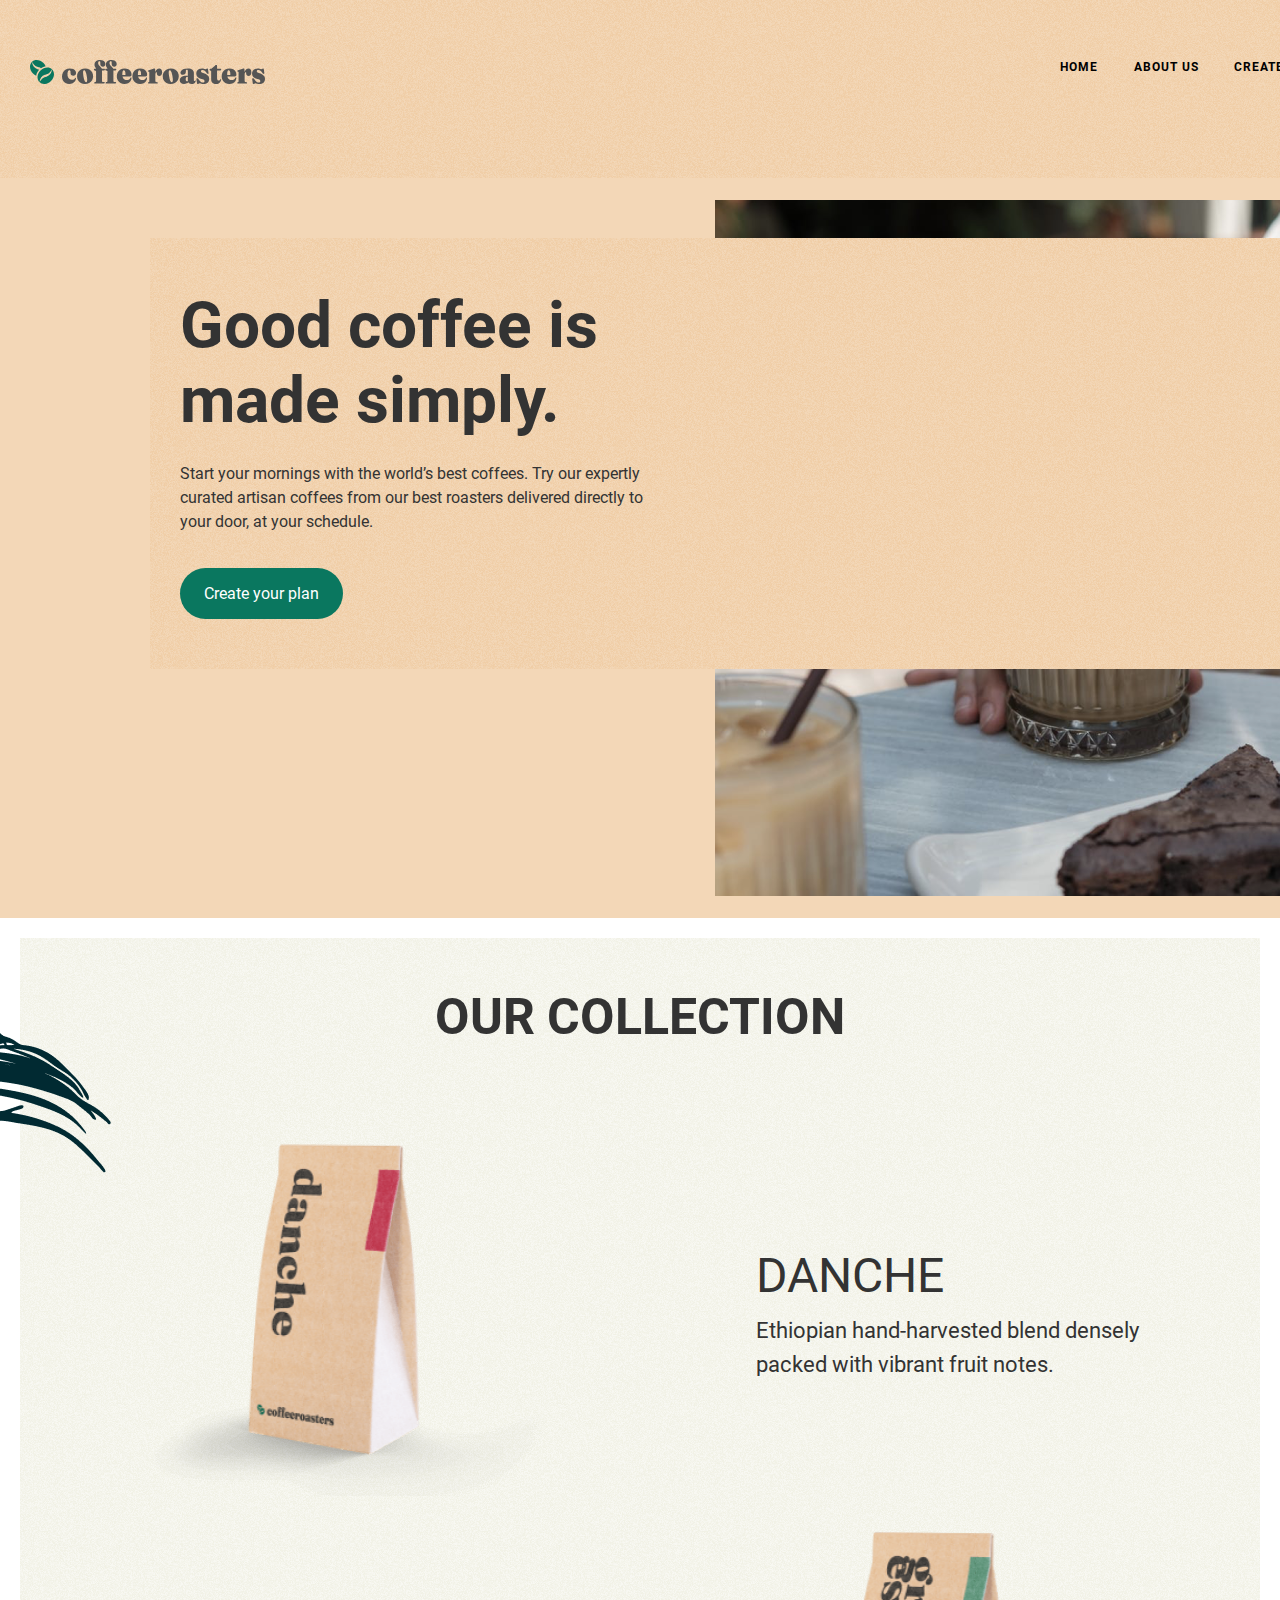
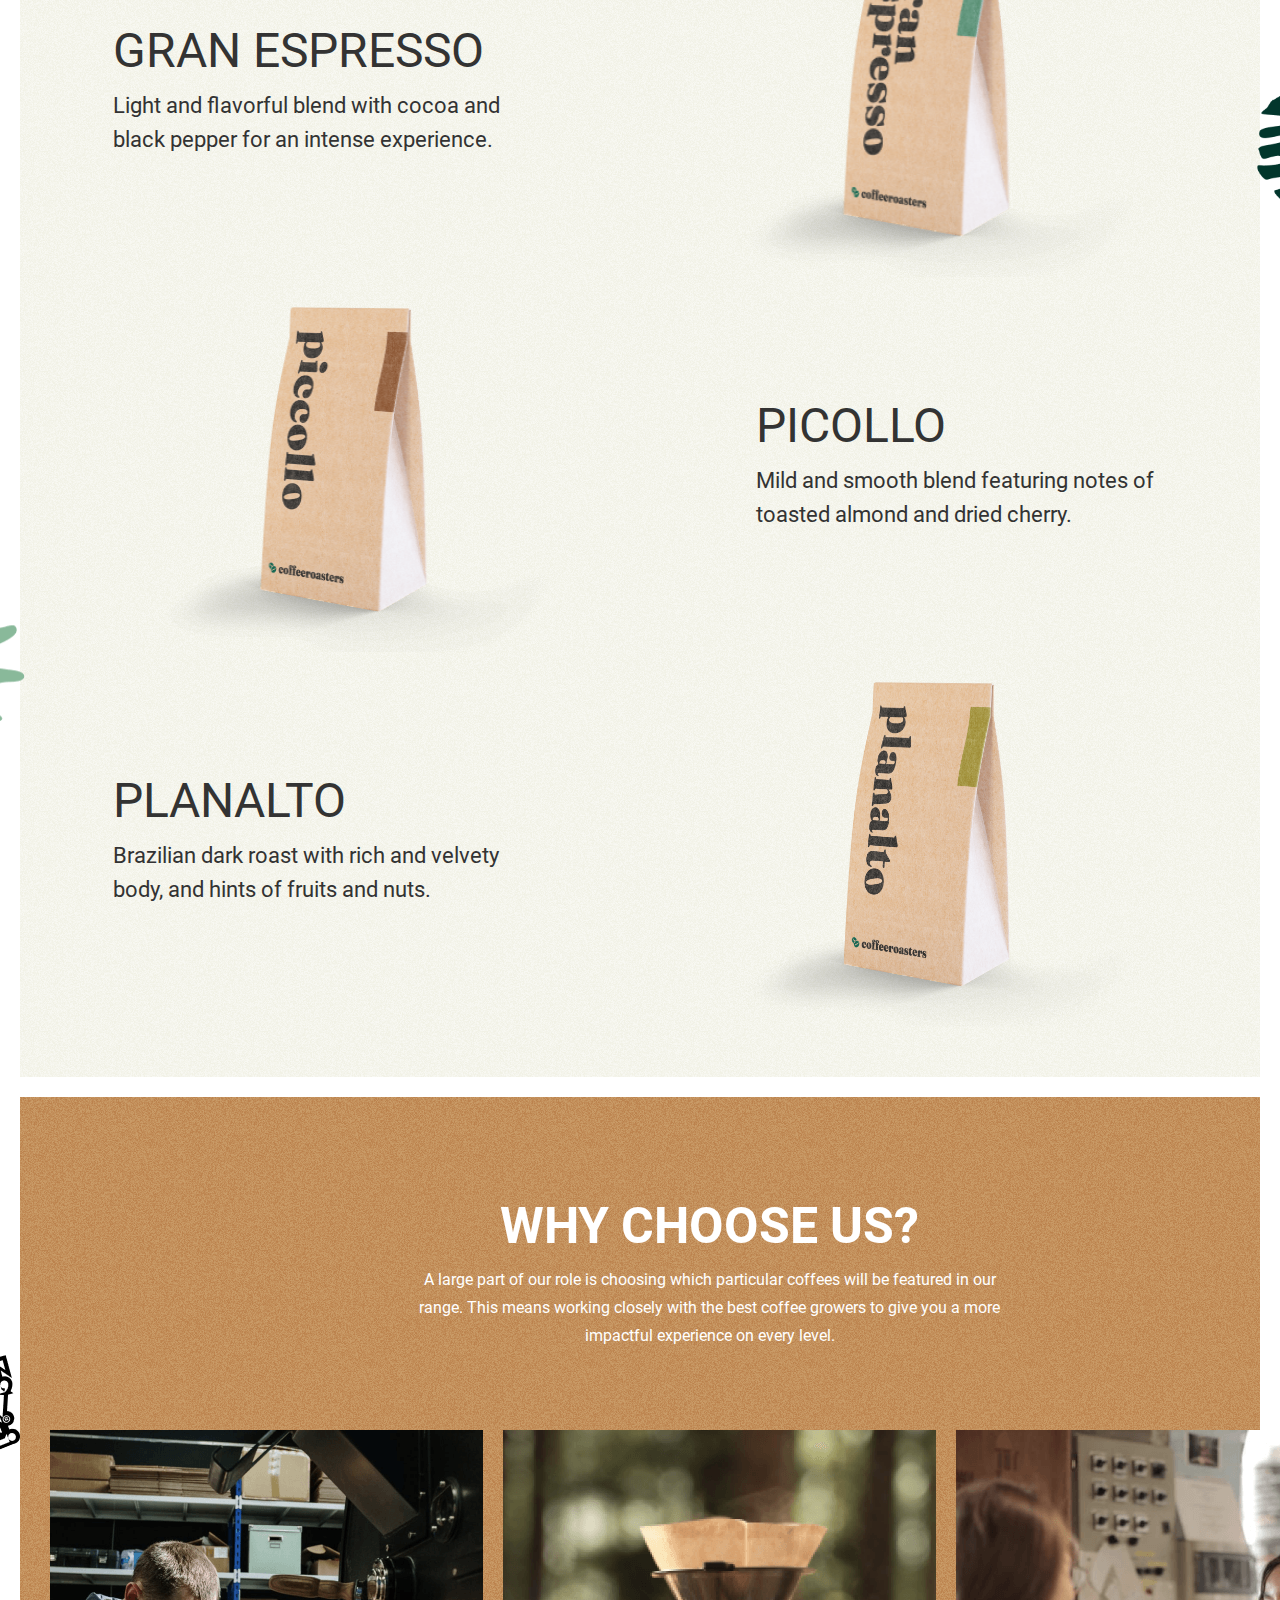
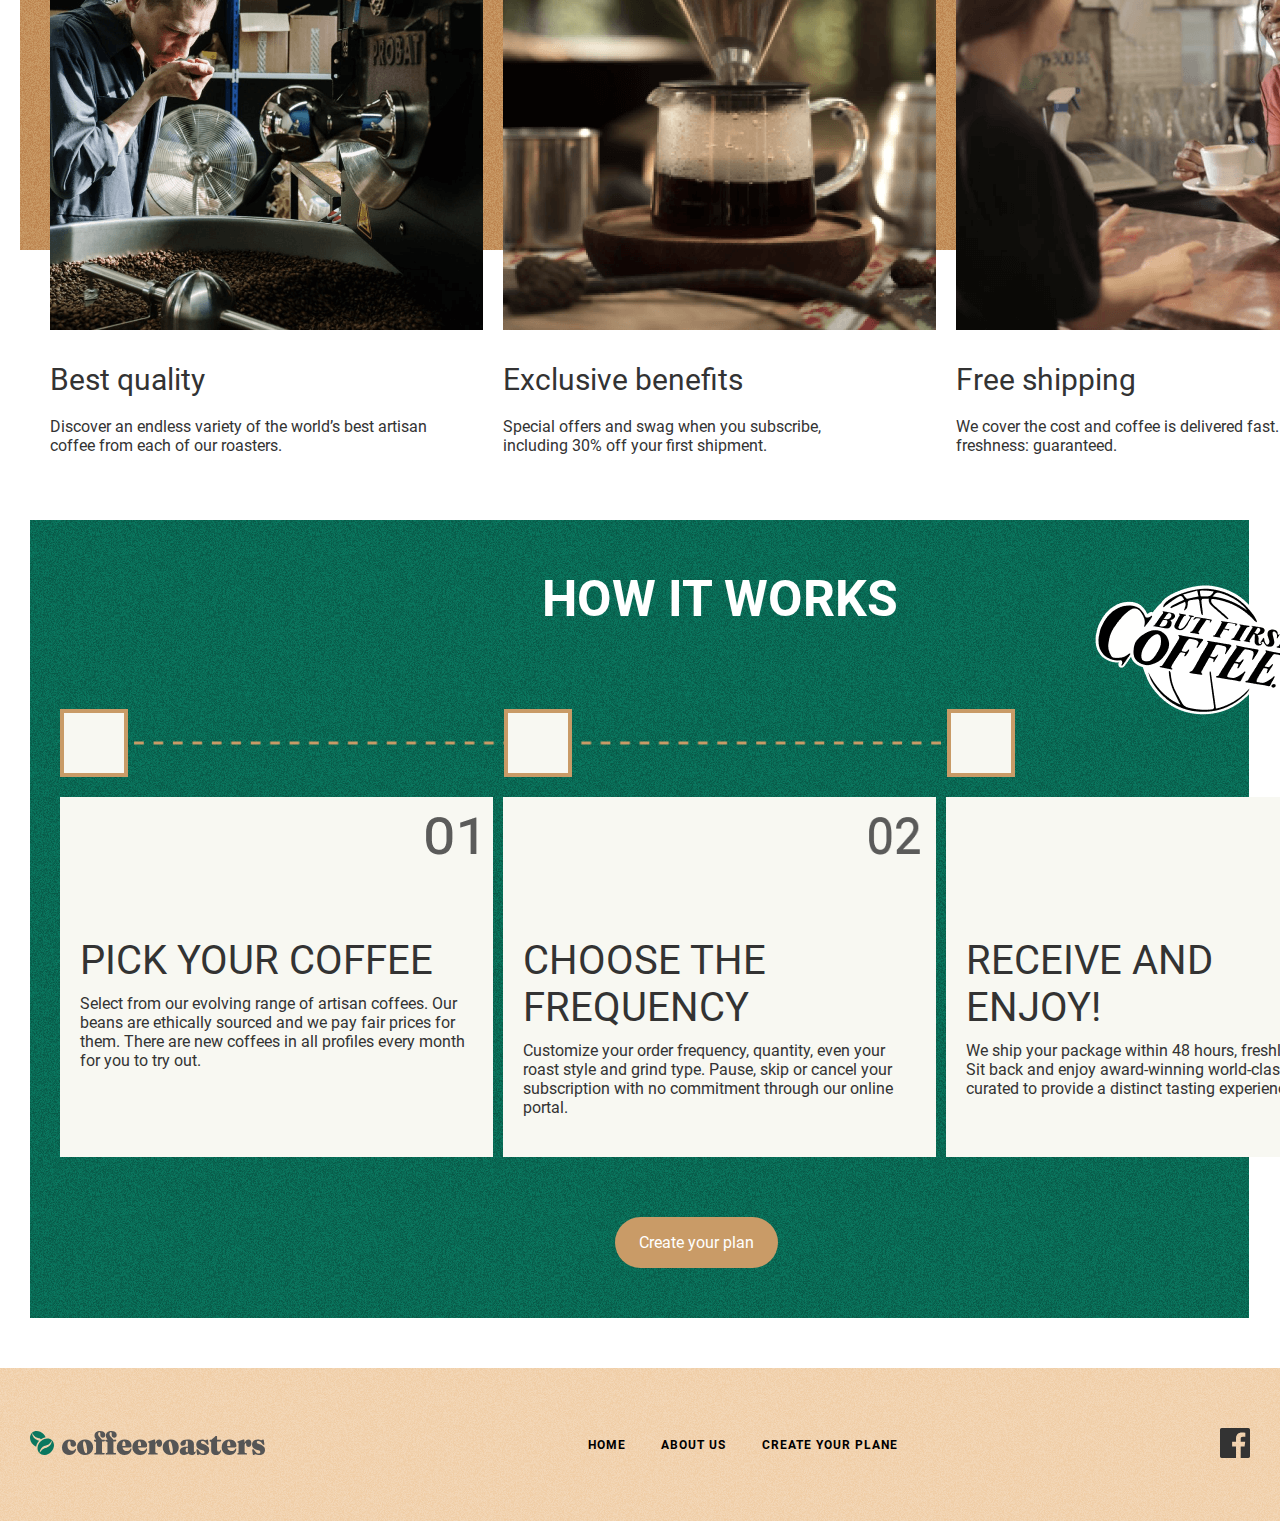
<file: index.html>
<!DOCTYPE html>
<html lang="en">

<head>
    <meta charset="UTF-8">
    <meta name="viewport" content="width=device-width, initial-scale=1.0">
    <title>Document</title>
    <link rel="stylesheet" href="./main.css">
</head>

<body>
    <!-- section HEADER started -->
    <header class="site-header">
        <div class="container">
            <div class="site-header__inner">
                <div class="site-header__inner_main">
                    <a href="index.html">
                        <img width="235" height="24" src="./images/images/coffee logo.svg" alt="site logo">
                    </a>

                    <ul class="site-header__list">
                        <li class="site-header__item">
                            <a href="#" class="site-header__item-link">HOME</a>
                        </li>
                        <li class="site-header__item">
                            <a href="#" class="site-header__item-link">ABOUT US</a>
                        </li>
                        <li class="site-header__item"><a href="#" class="site-header__item-link">CREATE YOUR PLANE</a>
                        </li>
                    </ul>
                </div>
            </div>
    </header>
    <!-- section HEADER ended -->

    <main>
        <!-- section HERO strarted -->
        <section class="hero">
            <div class="hero__blur">
                <div class="container">
                    <div class="hero__inner">
                        <div class="hero__main">
                            <h1 class="hero__main-title">Good coffee
                                is made simply.</h1>
                            <p class="hero__main-text">
                                Start your mornings with the world’s best coffees. Try our expertly curated artisan
                                coffees
                                from
                                our best roasters delivered directly to your door, at your schedule.
                            </p>
                            <a href="#" class="hero__main-btn">Create your plan</a>
                        </div>
                    </div>
                </div>
            </div>
        </section>
        <!-- section HERO ended -->

        <!-- section COLLECTION started -->
        <section class="collection">
            <div class="blur">
                <div class="container focused__container">
                    <div class="collection__inner">
                        <h2 class="collection__inner-title">OUR COLLECTION</h2>
                        <ul class="collection__list">
                            <li class="collection__item">
                                <img width="470" height="375" src="./images/images/coffee-1.png" alt="danche coffee"
                                    class="collection__item-img">
                                <div class="collection__item-main">
                                    <h2 class="collection__item-title">DANCHE</h2>
                                    <p class="collection__item-text">
                                        Ethiopian hand-harvested blend densely packed with vibrant fruit notes.
                                    </p>
                                </div>
                            </li>
                            <li class="collection__item">

                                <div class="collection__item-main">
                                    <h2 class="collection__item-title">GRAN ESPRESSO</h2>
                                    <p class="collection__item-text">
                                        Light and flavorful blend with cocoa and black pepper for an intense experience.
                                    </p>
                                </div>
                                <img width="470" height="375" src="./images/images/coffee-2.png"
                                    alt="gran espresso coffee" class="collection__item-img">
                            </li>
                            <li class="collection__item">
                                <img width="470" height="375" src="./images/images/coffee-3.png" alt="picollo coffee"
                                    class="collection__item-img">
                                <div class="collection__item-main">
                                    <h2 class="collection__item-title">PICOLLO</h2>
                                    <p class="collection__item-text">
                                        Mild and smooth blend featuring notes of toasted almond and dried cherry.
                                    </p>
                                </div>
                            </li>
                            <li class="collection__item">

                                <div class="collection__item-main">
                                    <h2 class="collection__item-title">PLANALTO</h2>
                                    <p class="collection__item-text">
                                        Brazilian dark roast with rich and velvety body, and hints of fruits and nuts.
                                    </p>
                                </div>
                                <img width="470" height="375" src="./images/images/coffee-4.png" alt="planalto coffee"
                                    class="collection__item-img">
                            </li>
                        </ul>
                    </div>
                </div>
            </div>
        </section>
        <!-- section COLLECTION ended -->

        <!-- section SERVICES started -->
        <section class="services">
            <div class="services__blur">
                <div class="container">
                    <div class="services__inner">
                        <div class="services__inner-main">
                            <h2 class="services__inner-main__title">WHY CHOOSE US?</h2>
                            <p class="services__inner-main__text">
                                A large part of our role is choosing which particular coffees will be featured
                                in our range. This means working closely with the best coffee growers to give
                                you a more impactful experience on every level.
                            </p>
                        </div>
                        <ul class="services__list">
                            <li class="services__item">
                                <img width="433" height="500" src="./images/images/coffee-5.png"
                                    alt="man who smell a coffee" class="services__item-img">
                                <div class="services__item-main">
                                    <h3 class="services__item-title">Best quality</h3>
                                    <p class="services__item-text">
                                        Discover an endless variety of the world’s best artisan coffee from each of our
                                        roasters.
                                    </p>
                                </div>
                            </li>
                            <li class="services__item">
                                <img width="433" height="500" src="./images/images/coffee-6.png" alt="coffee in the teapot, and something is going on over it
                                    " class="services__item-img">
                                <div class="services__item-main">
                                    <h3 class="services__item-title">Exclusive benefits</h3>
                                    <p class="services__item-text">
                                        Special offers and swag when you subscribe, including 30% off your first
                                        shipment.
                                    </p>
                                </div>
                            </li>
                            <li class="services__item">
                                <img width="433" height="500" src="./images/images/coffee-7.png"
                                    alt="waiter take a.     65 cup of coffee to buyer" class="services__item-img">
                                <div class="services__item-main">
                                    <h3 class="services__item-title">Free shipping</h3>
                                    <p class="services__item-text">
                                        We cover the cost and coffee is delivered fast. Peak freshness: guaranteed.
                                    </p>
                                </div>
                            </li>
                        </ul>
                    </div>
                </div>
            </div>
        </section>
        <!-- section SERVICES ended -->

        <!-- section ABOUT started -->
        <section class="about">
            <div class="about__blur">
                <div class="container">
                    <div class="about__inner">
                        <h2 class="about__title">HOW IT WORKS</h2>
                        <div class="about__line-box">
                            <span class="about__rectangle"></span>
                            <span class="about__rectangle"></span>
                            <span class="about__rectangle"></span>
                        </div>
                        <ol class="about__list">
                            <li class="about__item active__item">
                                <div class="about__item-main">
                                    <h3 class="about__item-title">PICK YOUR COFFEE</h3>
                                    <p class="about__item-text">
                                        Select from our evolving range of artisan coffees. Our beans are ethically
                                        sourced and we pay fair prices for them.
                                        There are new coffees in all profiles
                                        every month for you to try out.
                                    </p>
                                </div>
                            </li>
                            <li class="about__item focused__item">
                                <div class="about__item-main">
                                    <h3 class="about__item-title">CHOOSE THE FREQUENCY</h3>
                                    <p class="about__item-text">
                                        Customize your order frequency, quantity, even your roast style and grind type.
                                        Pause, skip or cancel your subscription
                                        with no commitment through our online
                                        portal.
                                    </p>
                                </div>
                            </li>
                            <li class="about__item selected__item">
                                <div class="about__item-main">
                                    <h3 class="about__item-title">RECEIVE AND ENJOY!</h3>
                                    <p class="about__item-text">
                                        We ship your package within 48 hours, freshly roasted. Sit back and enjoy
                                        award-winning world-class coffees curated
                                        to provide a distinct tasting
                                        experience.
                                    </p>
                                </div>
                            </li>
                        </ol>
                        <a href="#" class="hero__main-btn active__btn">Create your plan</a>
                    </div>
                </div>
            </div>
        </section>
        <!-- section ABOUT ended -->
    </main>

    <!-- section FOOTER started -->
    <footer class="footer">
        <div class="container">
            <div class="footer__inner">
                <div class="footer__inner_main">
                    <a href="index.html">
                        <img width="235" height="24" src="./images/images/coffee logo.svg" alt="site logo">
                    </a>

                    <ul class="footer__list">
                        <li class="footer__item">
                            <a href="#" class="footer__item-link">HOME</a>
                        </li>
                        <li class="footer__item">
                            <a href="#" class="footer__item-link">ABOUT US</a>
                        </li>
                        <li class="footer__item">
                            <a href="#" class="footer__item-link">CREATE YOUR PLANE</a>
                        </li>
                    </ul>

                    <ul class="footer__contact-list">
                        <li class="footer__contact-item">
                            <a href="https://facebook.com" class="footer__contact-item">
                                <img width="30" height="30" src="./images/images/facebook.svg" alt="facebook icon">
                            </a>
                        </li>
                        <li class="footer__contact-item">
                            <a href="https://instagram.com" class="footer__contact-item">
                                <img width="30" height="30" src="./images/images/instagram.svg" alt="instagram icon">
                            </a>
                        </li>
                        <li class="footer__contact-item">
                            <a href="https://twitter.com" class="footer__contact-item">
                                <img width="30" height="30" src="./images/images/twitter.svg" alt="twitter icon">
                            </a>
                        </li>     
                    </ul>
                </div>
            </div>
    </footer>
    <!-- section FOOTER ended -->
</body>

</html>
</file>
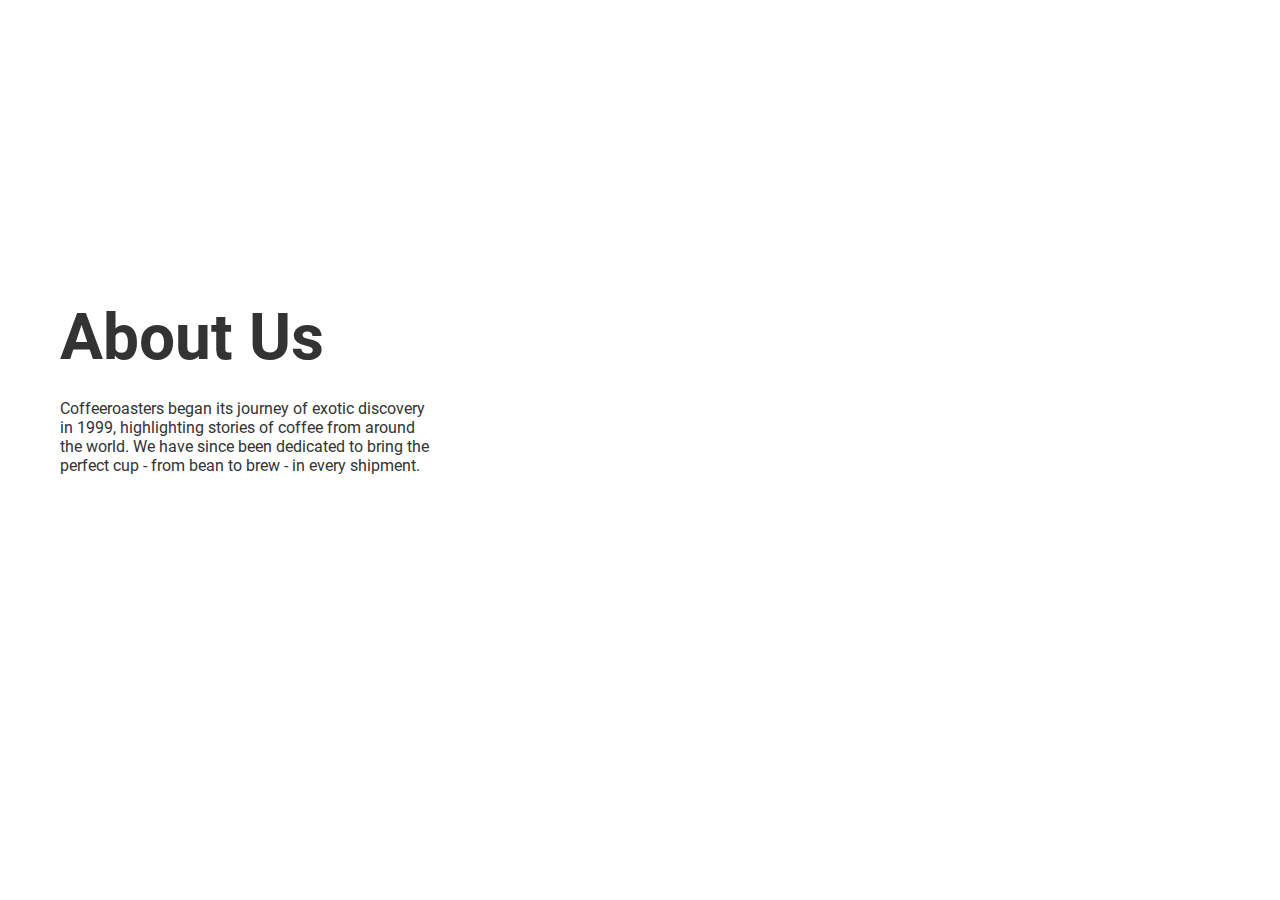
<file: about.html>
<!DOCTYPE html>
<html lang="en">

<head>
    <meta charset="UTF-8">
    <meta name="viewport" content="width=device-width, initial-scale=1.0">
    <title>Document</title>
    <link rel="stylesheet" href="./main.css">
</head>

<body>
    <main class="about">
        <!-- section HERO started -->
        <section class="about__hero">
            <div class="about__hero-blur">
                <div class="container">
                    <div class="about__hero-main">
                        <h2 class="about__hero-main__title">About Us</h2>
                        <p class="about__hero-main__text">
                            Coffeeroasters began its journey of exotic discovery in 1999, highlighting stories of coffee
                            from around the world. We have since been dedicated to bring the perfect cup - from bean to
                            brew - in every shipment.
                        </p>
                    </div>
                </div>
            </div>
        </section>
        <!-- section HERO ended -->

    </main>
</body>

</html>
</file>
<file: main.css>
@font-face {
    font-family: 'Roboto';
    src: url('fonts/Roboto-Regular.woff2') format('woff2'),
        url('fonts/Roboto-Regular.woff') format('woff');
    font-weight: normal;
    font-style: normal;
    font-display: swap;
}

@font-face {
    font-family: 'Roboto';
    src: url('fonts/Roboto-Bold.woff2') format('woff2'),
        url('fonts/Roboto-Bold.woff') format('woff');
    font-weight: bold;
    font-style: normal;
    font-display: swap;
}

* {
    box-sizing: border-box;
    margin: 0;
    padding: 0;
}

body {
    font-family: 'Roboto', 'Arial', sans-serif;
    overflow-x: hidden;
    color: #333;
}

/* HEADER */

.site-header {
    background-color: #F3d7b7;
    background-image: url('images/images/hero\ blur.png');
    background-blend-mode: overlay;
}

.container {
    width: 1380px;
    padding-left: 20px;
    padding-right: 20px;
    margin-left: auto;
    margin-right: auto;
}

.site-header__inner {}

.site-header__inner_main {
    width: 1340px;
    display: flex;
    justify-content: space-between;
    padding: 10px 0 40px 0;
}

.site-header__list {
    display: flex;
    width: 310px;
    justify-content: space-between;
    list-style: none;
}

.site-header__item {
    font-size: 12px;
    font-weight: 700;
    line-height: 14px;
    letter-spacing: 1px;
}

.site-header__item-link {
    text-decoration: none;
    color: #000;
}

/* HERO */

.hero {
    background-color: #F3d7b7;
    padding: 60px 0 249px 150px;
    background-image: url('images/images/coffee.png');
    background-repeat: no-repeat;
    background-size: 710px 696px;
    background-position: calc(50% + 430px) calc(50%);
}

.hero__blur {
    background-image: url('images/images/hero\ blur.png');
    background-color: #F3d7b7;
    background-blend-mode: overlay;
}

.hero__inner {
    display: flex;
}

.hero__main {
    width: 464px;
}

.hero__main-title {
    font-size: 64px;
    font-weight: 700;
    line-height: 75px;
    letter-spacing: 0px;
}

.hero__main-text {
    font-size: 16px;
    font-weight: 400;
    line-height: 24px;
    letter-spacing: 0px;
    margin-top: 24px;
    margin-bottom: 34px;
}

.hero__main-btn {
    display: inline-block;
    border-radius: 100px;
    background: #0A775F;
    padding: 16px 24px;
    color: #fff;
    text-decoration: none;
}

.hero__img {}

/* COLLECTION */

.collection {
    position: relative;
    padding: 20px;
    padding-left: 20px;
}

.collection::before {
    content: "";
    position: absolute;
    top: 10px;
    left: calc(50% - 900px);
    width: 371px;
    height: 371px;
    background-image: url('images/images/col-bgc-1.png');
    background-size: 371px;
    background-repeat: no-repeat;
}

.focused__container::before {
    content: "";
    position: absolute;
    top: 1268px;
    left: calc(50% - 931px);
    width: 316px;
    height: 269px;
    background-repeat: no-repeat;
    background-image: url('images/images/col-bgc-3.png');
    background-size: 316px 269px;
}

.collection::after {
    content: "";
    position: absolute;
    top: 685px;
    right: calc(50% - 905px);
    width: 314px;
    height: 287px;
    background-repeat: no-repeat;
    background-image: url('images/images/col-bgc-2.png');
    background-size: 371px;
}

.blur {
    background-image: url('images/images/collection\ blur.png');
    background-color: #f8f8f2;
    background-blend-mode: overlay;
}

.container {
    padding-top: 50px;
}

.focused__container {
    width: 1114px;
    margin-left: auto;
    margin-right: auto;
}

.collection__inner {}

.collection__inner-title {
    text-align: center;
    margin-bottom: 80px;
    font-size: 50px;
    font-weight: 700;
    line-height: 59px;
    letter-spacing: 0px;
}

.collection__list {
    list-style: none;
}

.collection__item {
    display: flex;
    align-items: center;
    justify-content: space-between;
}

.collection__item-main {
    width: 410px;
}

.collection__item-img {}

.collection__item-title {
    margin-bottom: 10px;
    font-size: 48px;
    font-weight: 500;
    line-height: 56px;
    letter-spacing: 0px;
    text-align: left;

}

.collection__item-text {
    font-size: 22px;
    font-weight: 400;
    line-height: 34px;
    letter-spacing: 0px;
    text-align: left;
}

/* SERVICES */

.services {
    position: relative;
    padding: 0 20px 20px 20px;
}

.services__blur {
    background-color: #C99B67;
    background-image: url('images/images/box-fon.png');
    background-blend-mode: overlay;
}

.container {}

.services__inner {
    padding-bottom: 370px;
}

.services__inner-main {
    width: 581px;
    text-align: center;
    margin-left: auto;
    margin-right: auto;
    color: #fff;
}

.services__inner-main__title {
    font-size: 50px;
    font-weight: 700;
    line-height: 59px;
    letter-spacing: 0px;
    text-align: center;
    margin-top: 50px;
}

.services__inner-main__text {
    margin-top: 10px;
    margin-bottom: 80px;
    font-size: 16px;
    font-weight: 400;
    line-height: 28px;
    letter-spacing: 0px;
    text-align: center;
}

.services__list {
    position: absolute;
    width: 1339px;
    display: flex;
    justify-content: space-between;
    list-style: none;
}

.services::before {
    content: "";
    background-image: url('images/images/box-logo.png');
    width: 140px;
    height: 144px;
    background-repeat: no-repeat;
    background-size: 140px 144px;
    position: absolute;
    top: 233px;
    left: calc(50% - 760px);
    z-index: 1;
}

.services__item {
    width: 433px;
}

.services__item-img {
    margin-bottom: 28px;
}

.services__item-main {
    width: 377px;
    color: #333;
}

.services__item-title {
    margin-bottom: 20px;
    font-size: 30px;
    font-weight: 500;
    line-height: 35px;
    letter-spacing: 0px;
}

.services__item-text {}

/* ABOUT */

.about {
    position: relative;
    margin-top: 200px;
    padding: 50px 31px 50px 30px;
}

.about__blur::after {
    content: "";
    position: absolute;
    top: 80px;
    left: calc(50% + 440px);
    width: 227px;
    height: 192px;
    background-image: url('images/images/work-stic.png');
}

.about__blur {
    background-color: #0A775F;
    background-image: url('images/images/hero-fon.png');
    background-blend-mode: overlay;
}

.container {
    padding: 50px 31px 50px 30px;
}

.about__inner {}

.about__title {
    font-size: 50px;
    font-weight: 700;
    line-height: 59px;
    letter-spacing: 0px;
    color: #fff;
    margin-bottom: 80px;
    text-align: center;
}

.about__line-box {
    position: relative;
    width: 955px;
    display: flex;
    justify-content: space-between;
    background-image: url('images/images/work-line.png');
    background-size: 875px 4px;
    background-repeat: no-repeat;
    background-position: calc(50%) calc(50%);
}

.about__rectangle {
    display: inline-block;
    width: 60px;
    padding: 30px;
    background-color: #F8F8F2;
    border: 4px solid #C99B67;
}

.about__rectangle:active {
    background-color: #0f0;
}

.about__list {
    list-style: none;
    display: flex;
    justify-content: space-between;
    margin-top: 20px;
}

.about__item {
    position: relative;
    padding: 140px 28px 40px 20px;
    width: 433px;
    background-color: #F8F8F2;
}

.selected__item::after {
    content: "";
    background-image: url('images/images/03.png');
    width: 51px;
    height: 38px;
    background-repeat: no-repeat;
    background-size: 51px 38px;
    position: absolute;
    top: 20px;
    right: calc(50% - 200px);
}

.active__item::after {
    content: "";
    background-image: url('images/images/01.png');
    width: 51px;
    height: 38px;
    background-repeat: no-repeat;
    background-size: 51px 38px;
    position: absolute;
    top: 20px;
    right: calc(50% - 200px);
}

.focused__item::after {
    content: "";
    background-image: url('images/images/02.png');
    width: 51px;
    height: 38px;
    background-repeat: no-repeat;
    background-size: 51px 38px;
    position: absolute;
    top: 20px;
    right: calc(50% - 200px);
}

.about__item-main {
    width: 385px;
}

.about__item-title {
    margin-bottom: 10px;
    font-size: 40px;
    font-weight: 500;
    line-height: 47px;
    letter-spacing: 0px;
}

.about__item-text {}

.hero__main-btn {}

.active__btn {
    display: inline-block;
    margin-left: 555px;
    margin-top: 60px;
    background-color: #C99B67;
}

/* FOOTER */

.footer {
    background-color: #F3d7b7;
    background-image: url('images/images/hero\ blur.png');
    background-blend-mode: overlay;
}

.container {}

.footer__inner {}

.footer__inner_main {
    width: 1340px;
    display: flex;
    justify-content: space-between;
    align-items: center;
    padding: 10px 0 10px 0;
}

.footer__list {
    display: flex;
    width: 310px;
    justify-content: space-between;
    list-style: none;
}

.footer__item {
    font-size: 12px;
    font-weight: 700;
    line-height: 14px;
    letter-spacing: 1px;
}

.footer__item-link {
    text-decoration: none;
    color: #000;
}

.footer__contact-list {
    display: flex;
    width: 150px;
    justify-content: space-between;
    list-style: none;
}

.footer__contact-item {
    font-size: 12px;
    font-weight: 700;
    line-height: 14px;
    letter-spacing: 1px;
}


/* ----------------------------------------ABOUT------------------------------------------- */

/* ABOUT HERO */

.about {}

.about__hero {}

.about__hero-blur {}

.container {}

.about__hero-main {
    width: 372px;
}

.about__hero-main__title {
    margin-bottom: 24px;
    font-family: Roboto;
    font-size: 64px;
    font-weight: 700;
    line-height: 75px;
    letter-spacing: 0px;
    text-align: left;
}

.about__hero-main__text {}
</file>
